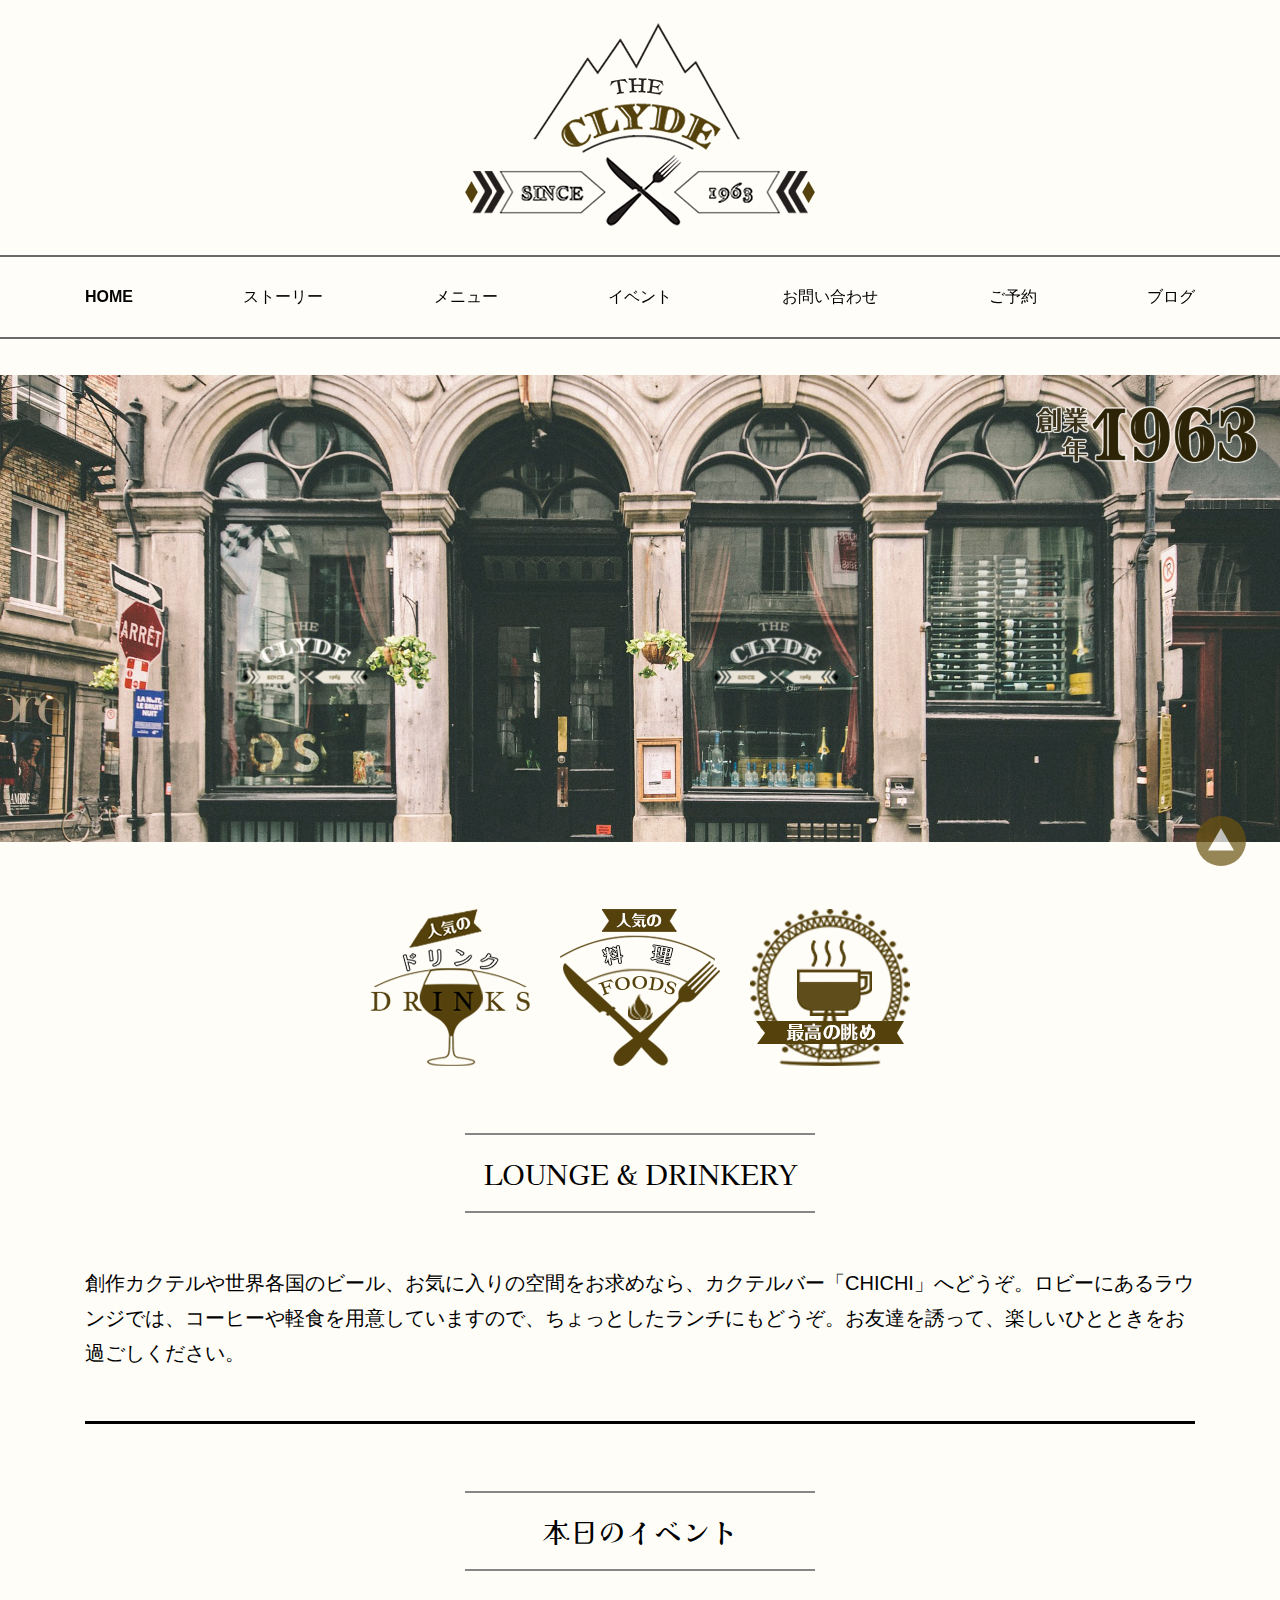
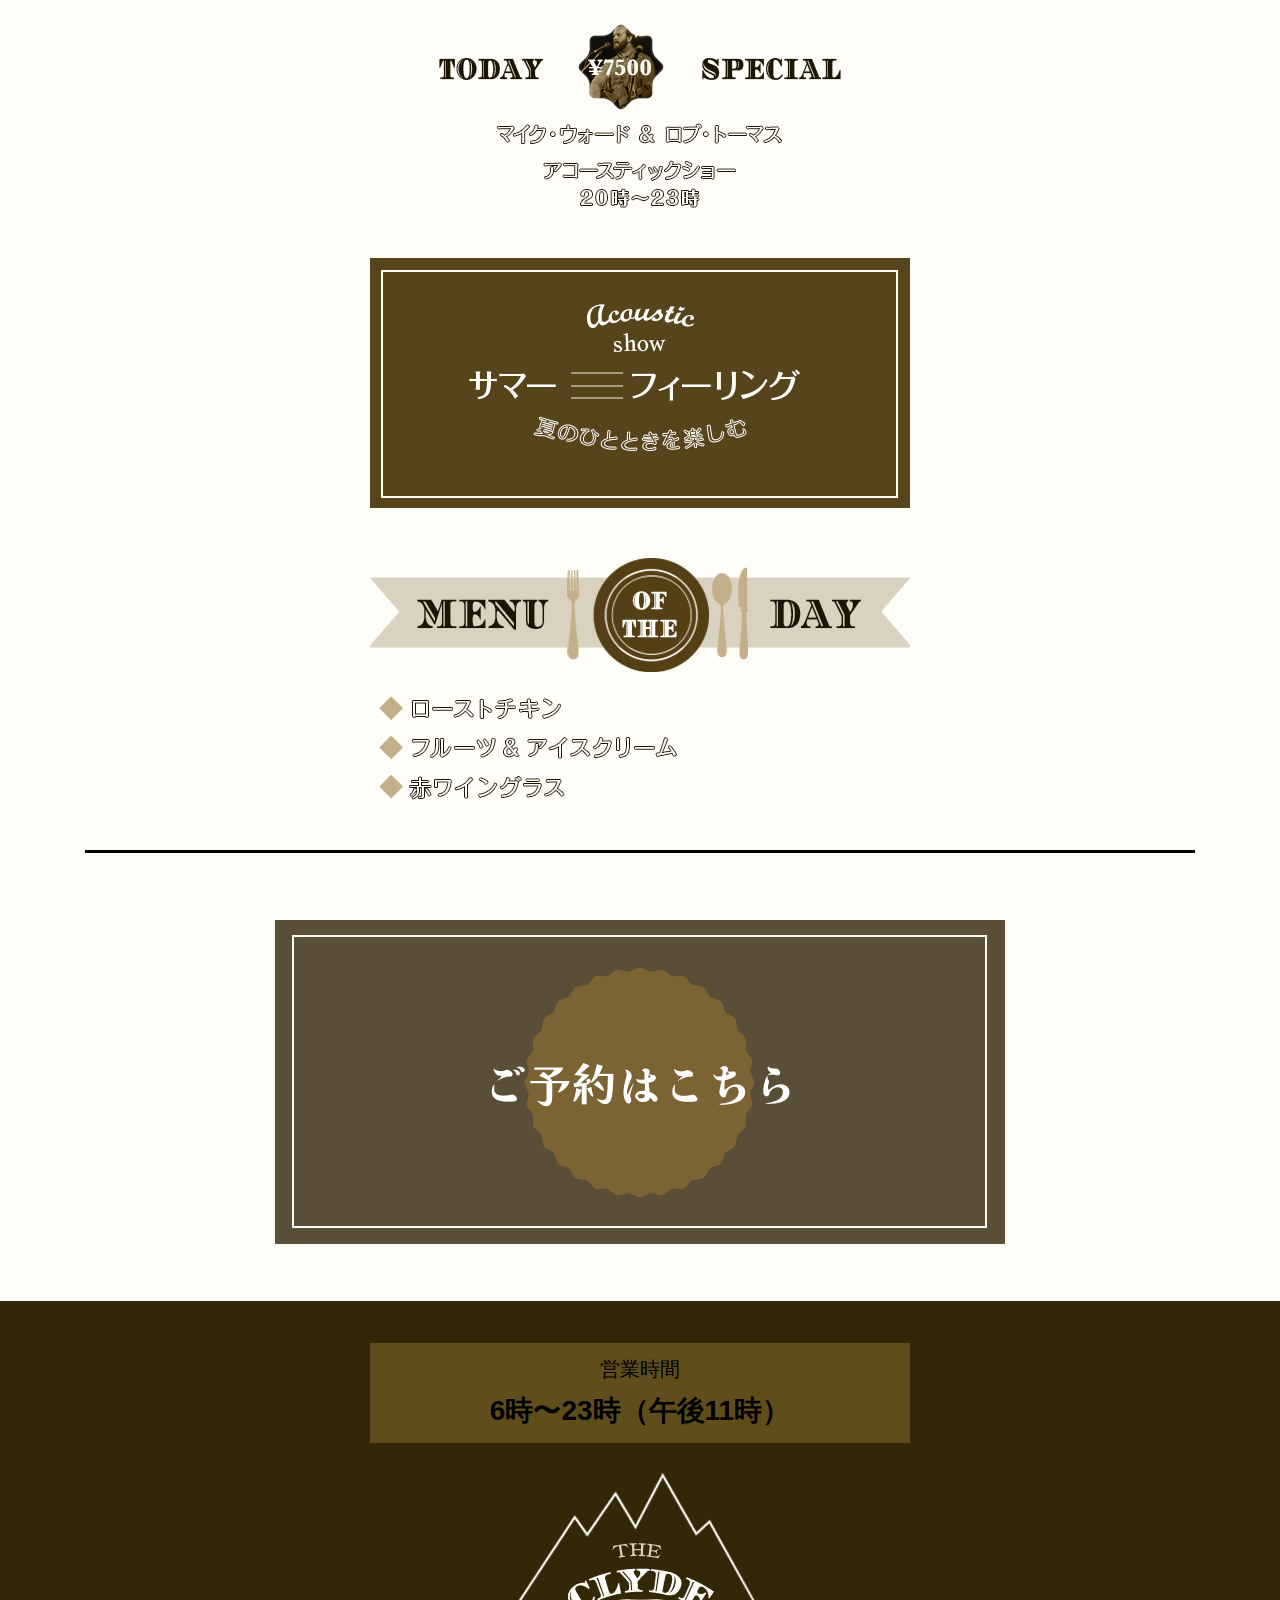
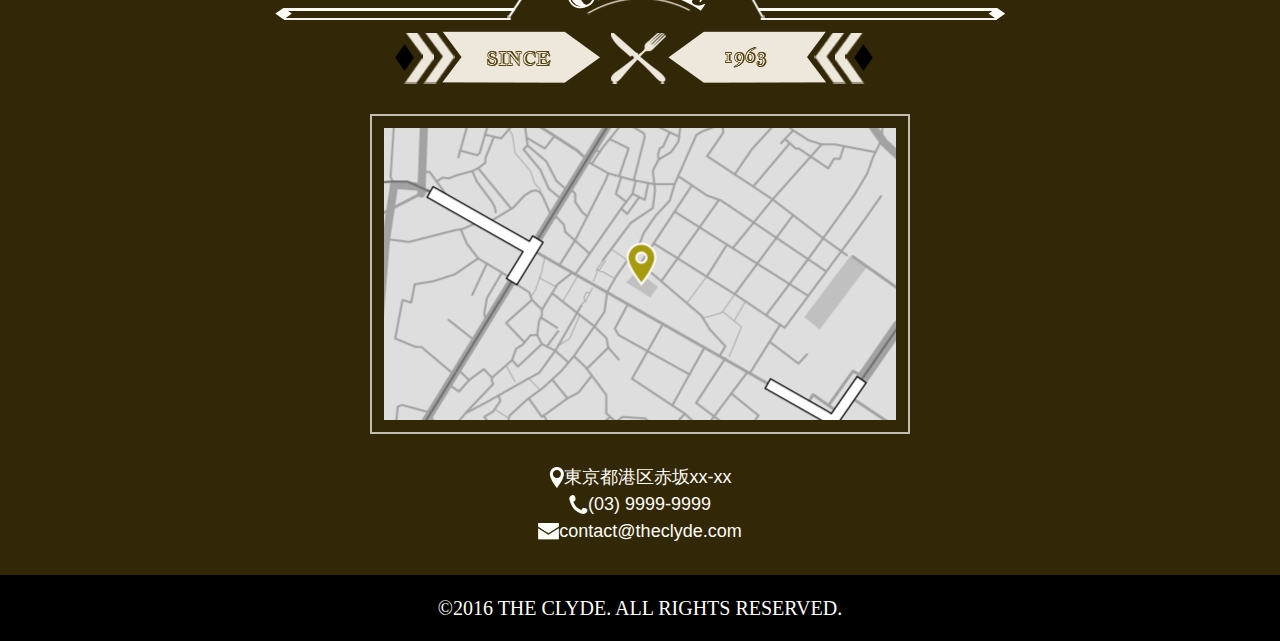
<file: index.html>
<!DOCTYPE html>
<html lang="ja">
<head>
  <meta charset="UTF-8">
  <meta name="viewport" content="width=device-width,initial-scale=1.0">
  <title>THE CLYDE</title>
  <link rel="icon" href="favicon.png" type="image/png">
  <link rel="apple-touch-icon" href="favicon.png">
  <link rel="stylesheet" href="css/reset.css">
  <link rel="stylesheet" href="css/index.css">
</head>
<body>
  <header>
    <h1><img src="img/logo.png" alt="THE CLYDE"></h1>
  </header>
  <nav>
    <ul>
      <li class="active"><a href="index.html">HOME</a></li>
      <li><a href="#">ストーリー</a></li>
      <li><a href="menu.html">メニュー</a></li>
      <li><a href="#">イベント</a></li>
      <li><a href="contact.html">お問い合わせ</a></li>
      <li><a href="#">ご予約</a></li>
      <li><a href="#">ブログ</a></li>
    </ul>
  </nav>

  <p class="visual"><img src="img/visual.png" alt="創業1963年"></p>

  <main class="container">

    <section>
      <ul class="gazou3">
        <li><img src="img/drinks.png" alt="人気のドリンク"></li>
        <li><img src="img/foods.png" alt="人気の料理"></li>
        <li><img src="img/views.png" alt="最高の眺め"></li>
      </ul>
      <h2>LOUNGE &amp; DRINKERY</h2>
      <p>創作カクテルや世界各国のビール、お気に入りの空間をお求めなら、カクテルバー「CHICHI」へどうぞ。ロビーにあるラウンジでは、コーヒーや軽食を用意していますので、ちょっとしたランチにもどうぞ。お友達を誘って、楽しいひとときをお過ごしください。</p>
    </section>
    <section>
      <h2>本日のイベント</h2>
      <ul class="ibentgazou">
        <li><img src="img/TodaySpecial.png" alt="Today Special"></li>
        <li><img src="img/SummerFeeling.png" alt="サマーフィーリング"></li>
        <li><img src="img/MenuoftheDay.png" alt="Menu of the Day"></li>
      </ul>
    </section>
    <aside>
      <p><a href="#"><img src="img/reservation.png" alt="ご予約はこちら"></a></p>
    </aside>
  </main>

  <footer>
    <section>
      <h2>営業時間</h2>
      <p>6時〜23時（午後11時）</p>
    </section>
    <p class="logo"><img src="img/FooterLogo.png" alt="THE CLYDE"></p>
    <p><img src="img/map.png" alt="地図"></p>
    <address>
      <img src="img/map_icon.png" alt="">東京都港区赤坂xx-xx<br>
      <img src="img/tel_icon.png" alt="">(03) 9999-9999<br>
      <img src="img/email_icon.png" alt="">contact@theclyde.com
    </address>
    <p class="copy">
      <small>
        &copy;2016 THE CLYDE.
        <span>ALL RIGHTS RESERVED.</span>
      </small>
    </p>
    <p class="pagetop"><a href="#top"><img src="img/top.svg" width="50" height="50" alt="トップページへ"></a></p>
  </footer>
</body>
</html>
</file>
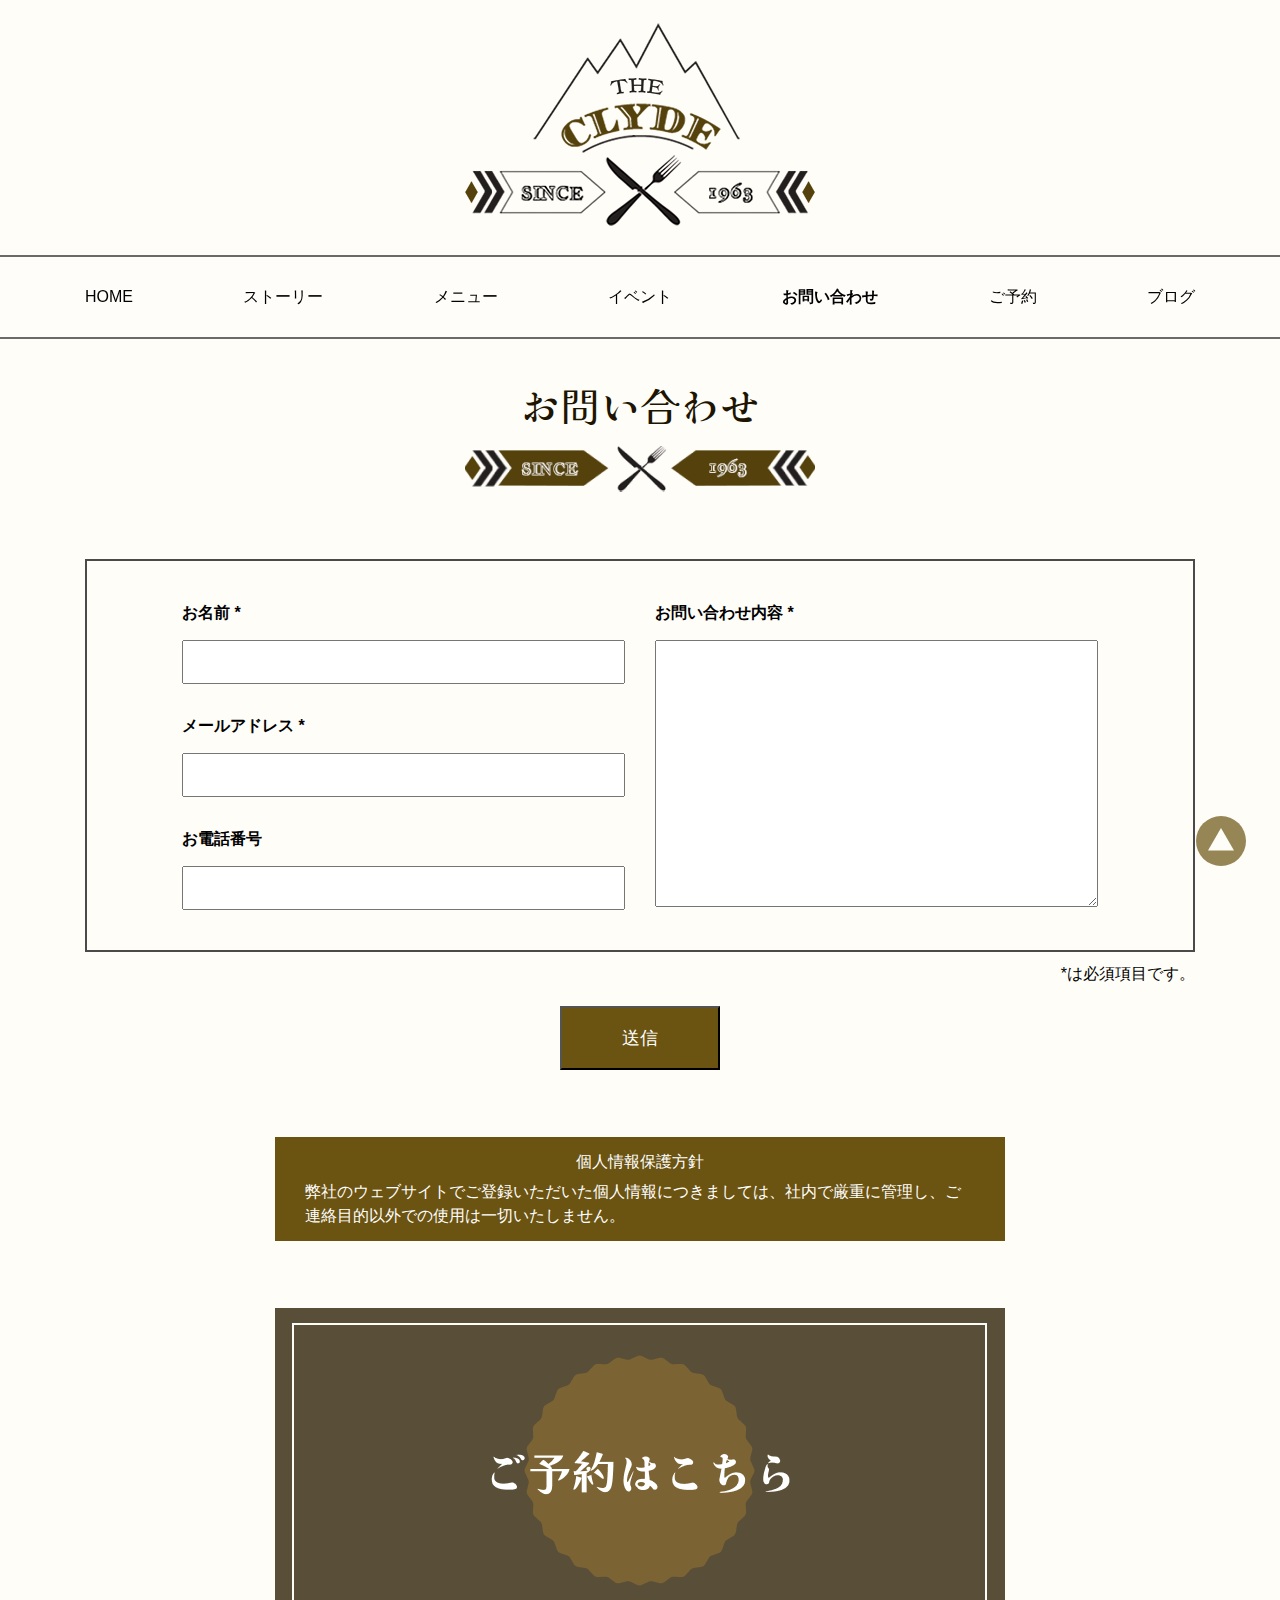
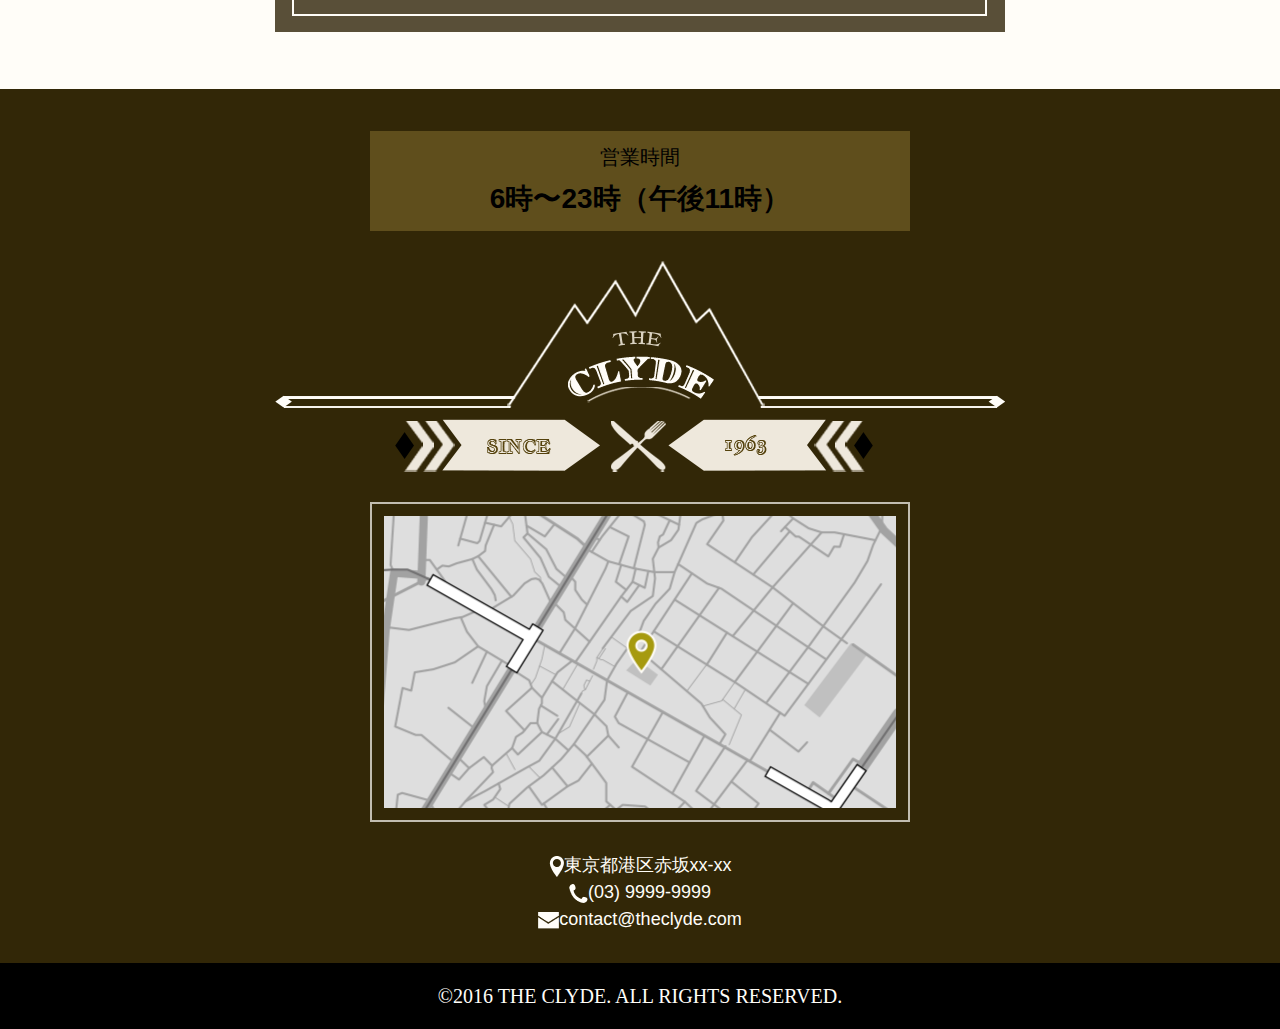
<file: contact.html>
<!DOCTYPE html>
<html lang="ja">
<head>
    <meta charset="UTF-8">
    <meta name="viewport" content="width=device-width,initial-scale=1.0">
    <title>お問い合わせ-THE CLYDE</title>
    <link rel="icon" href="favicon.png" type="image/png">
    <link rel="apple-touch-icon" href="favicon.png">
    <link rel="stylesheet" href="css/reset.css">
    <link rel="stylesheet" href="css/contact.css">
</head>
<body>
    <header>
        <h1><img src="img/logo.png" alt="THE CLYDE"></h1>
    </header>
    <nav>
        <ul>
            <li><a href="index.html">HOME</a></li>
            <li><a href="#">ストーリー</a></li>
            <li><a href="menu.html">メニュー</a></li>
            <li><a href="#">イベント</a></li>
            <li class="active"><a href="contact.html">お問い合わせ</a></li>
            <li><a href="#">ご予約</a></li>
            <li><a href="#">ブログ</a></li>
        </ul>
    </nav>

    <main class="container">
        <article>
            <h1>お問い合わせ</h1>

            <form action="#" method="post">
                <div class="flex">
                    <div>
                        <fieldset>
                            <legend>お名前 *</legend>
                            <p><input type="text" required></p>
                        </fieldset>
                        <fieldset>
                            <legend>メールアドレス *</legend>
                            <p><input type="email" required></p>
                        </fieldset>
                        <fieldset>
                            <legend>お電話番号</legend>
                            <p><input type="tel"></p>
                        </fieldset>
                    </div>

                    <fieldset class="right">
                        <legend>お問い合わせ内容 *</legend>
                        <p><textarea></textarea></p>
                    </fieldset>
                </div>
                <p class="hissu">*は必須項目です。</p>
                <p><button>送信</button></p>
            </form>
            <aside class="kojin">
                <h2>個人情報保護方針</h2>
                <p>弊社のウェブサイトでご登録いただいた個人情報につきましては、社内で厳重に管理し、ご連絡目的以外での使用は一切いたしません。</p>
            </aside>

        </article>

        <aside>
            <p><a href="#"><img src="img/reservation.png" alt="ご予約はこちら"></a></p>
        </aside>
    </main>

    <footer>
        <section>
            <h2>営業時間</h2>
            <p>6時〜23時（午後11時）</p>
        </section>
        <p class="logo"><img src="img/FooterLogo.png" alt="THE CLYDE"></p>
        <p><img src="img/map.png" alt="地図"></p>
        <address>
            <img src="img/map_icon.png" alt="">東京都港区赤坂xx-xx<br>
            <img src="img/tel_icon.png" alt="">(03) 9999-9999<br>
            <img src="img/email_icon.png" alt="">contact@theclyde.com
        </address>
        <p class="copy">
            <small>
                &copy;2016 THE CLYDE.
                <span>ALL RIGHTS RESERVED.</span>
            </small>
        </p>

        <p class="pagetop"><a href="#top"><img src="img/top.svg" width="50" height="50" alt="トップページへ"></a></p>
    </footer>
</body>
</html>
</file>
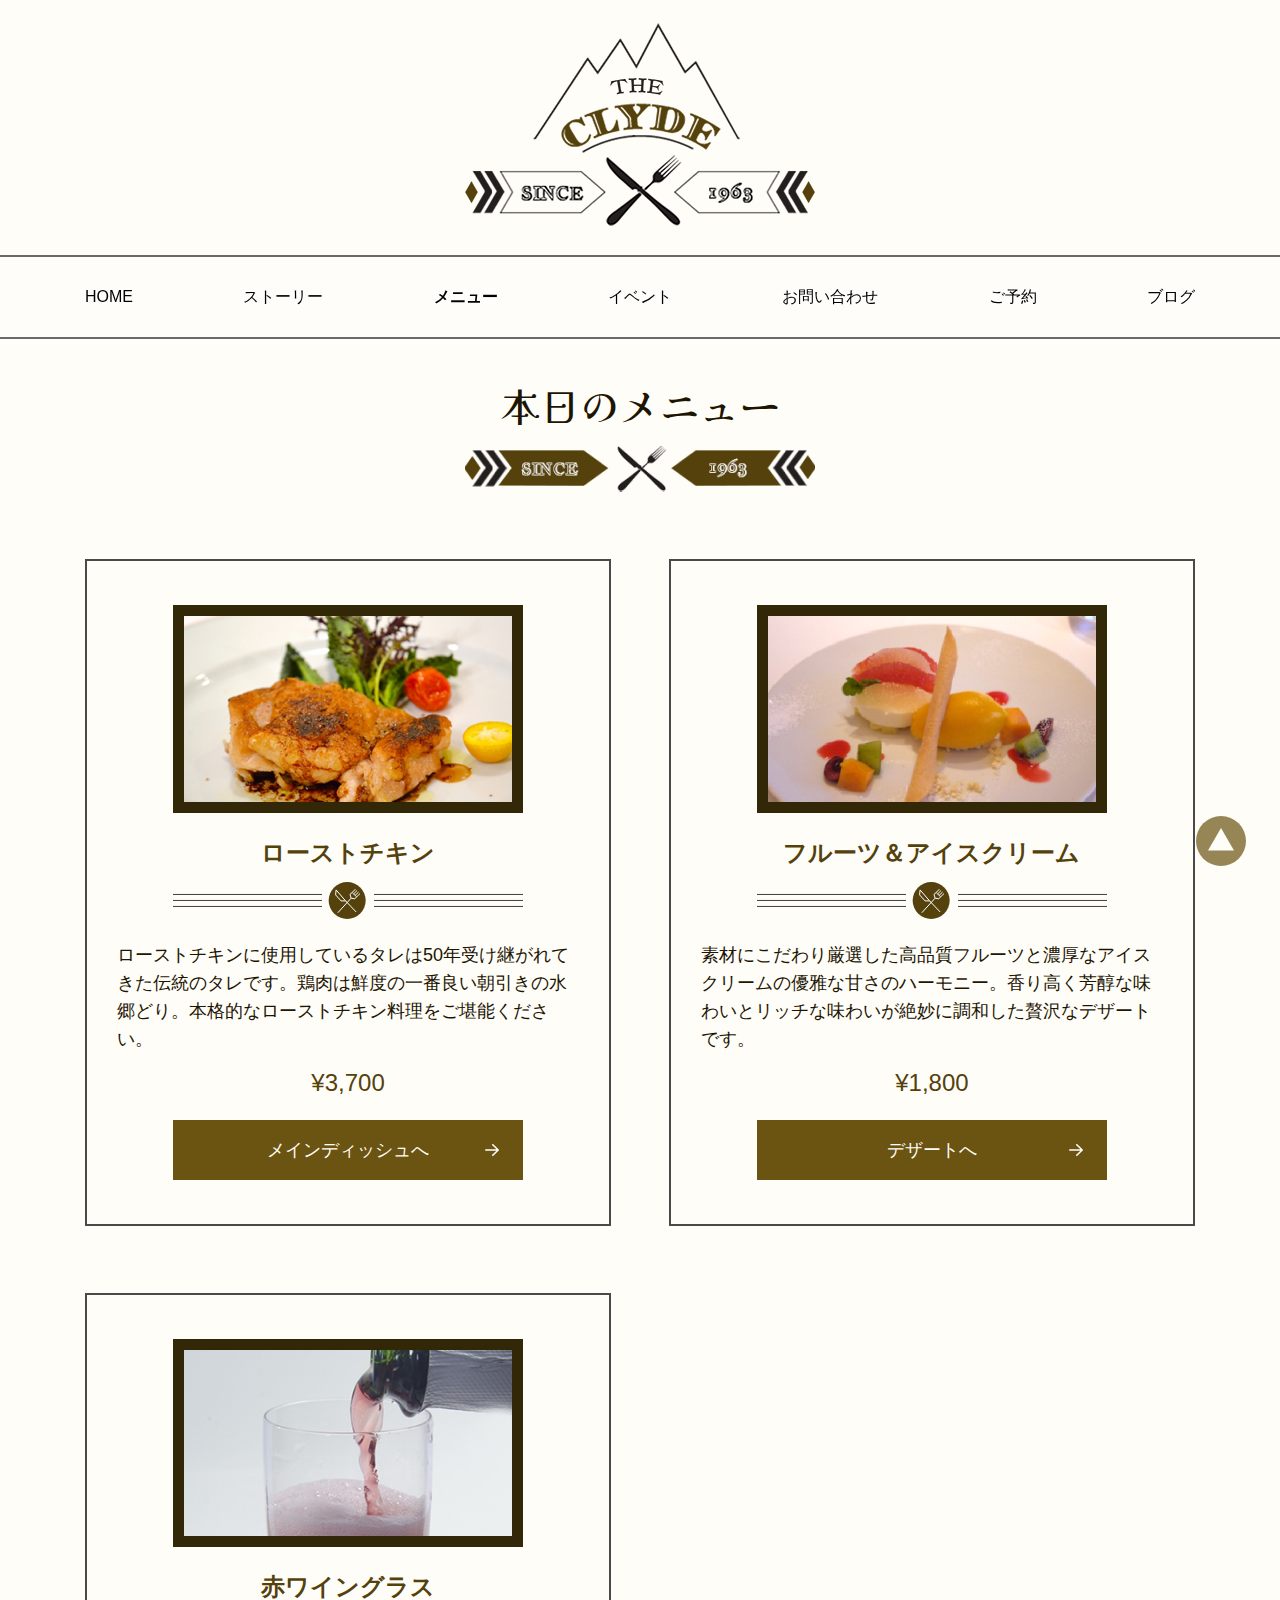
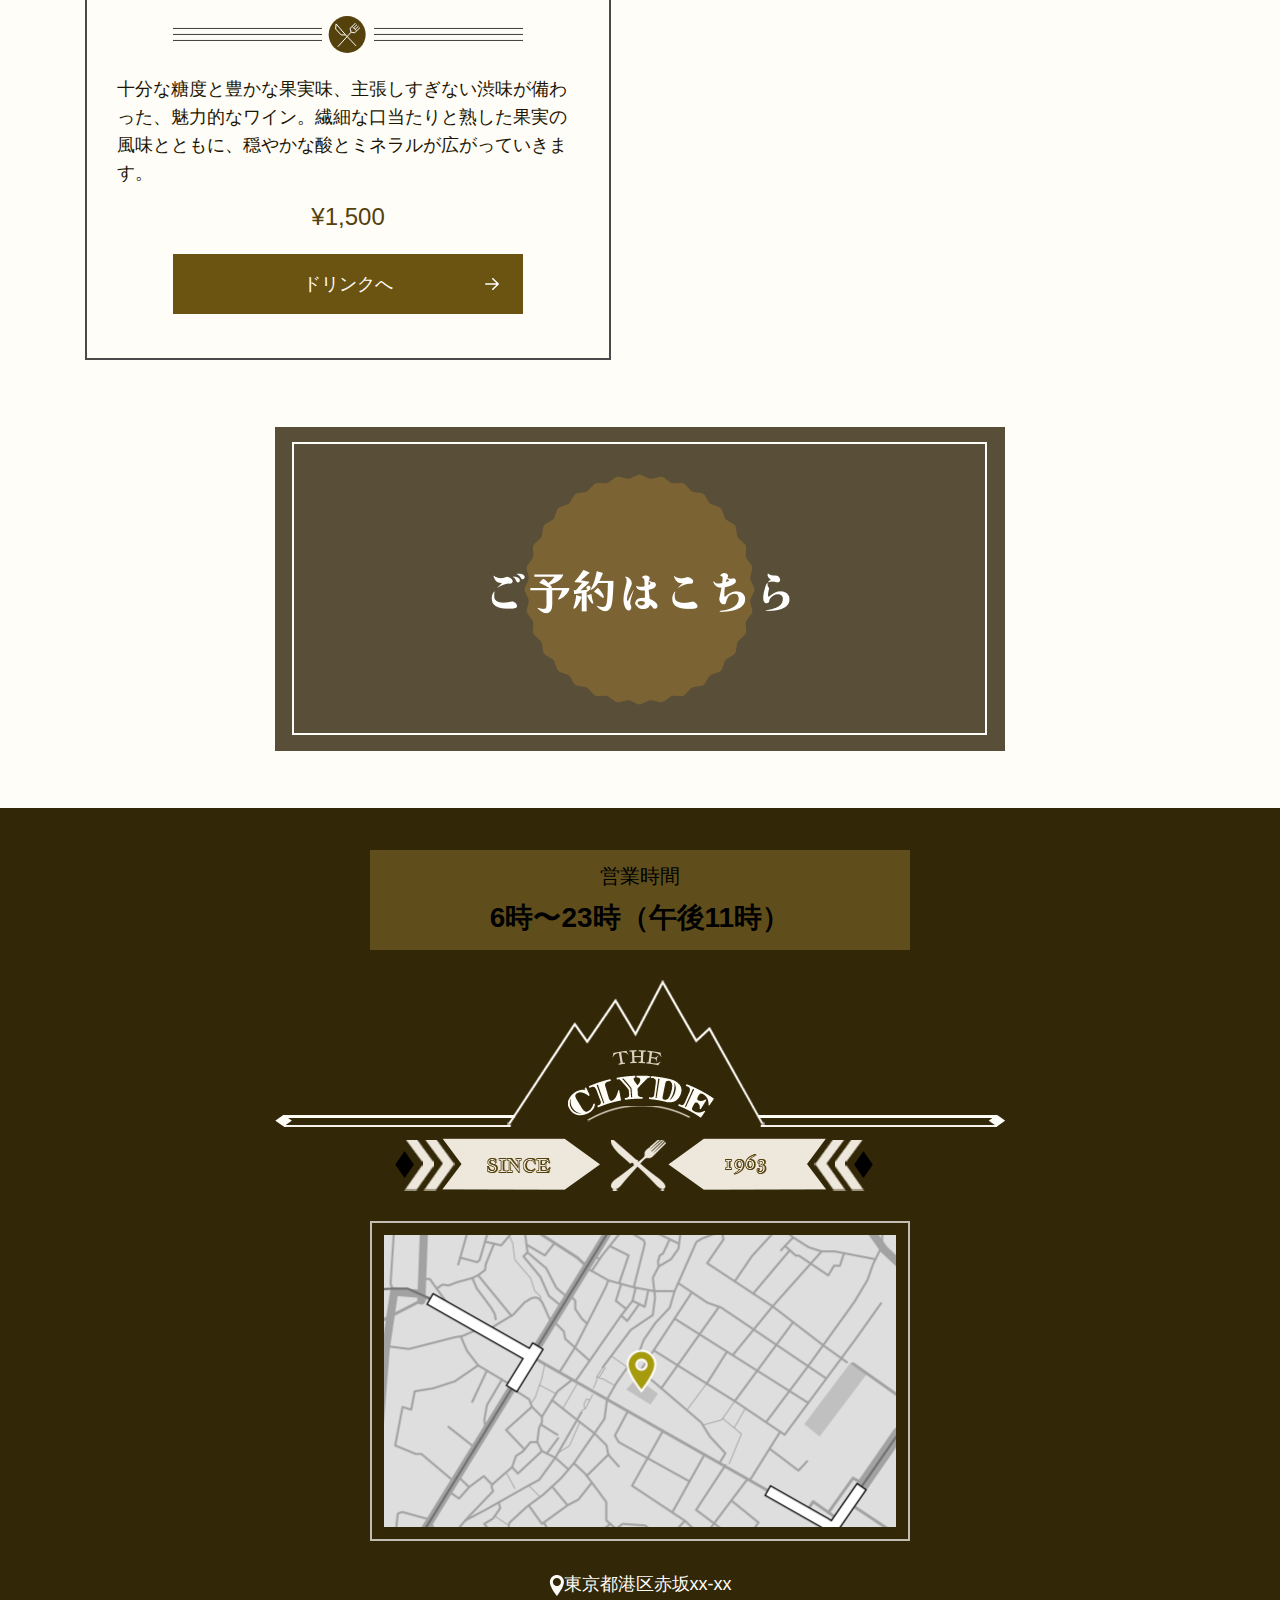
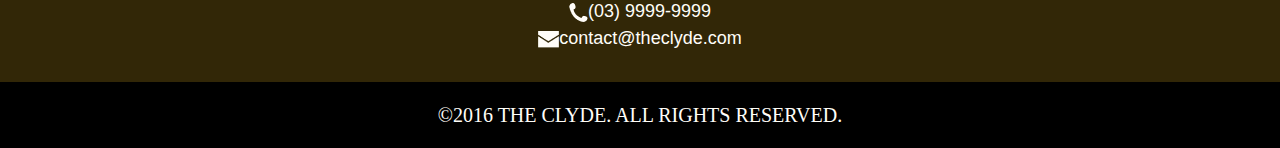
<file: menu.html>
<!DOCTYPE html>
<html lang="ja">
<head>
    <meta charset="UTF-8">
    <meta name="viewport" content="width=device-width,initial-scale=1.0">
    <title>お問い合わせ-THE CLYDE</title>
    <link rel="icon" href="favicon.png" type="image/png">
    <link rel="apple-touch-icon" href="favicon.png">
    <link rel="stylesheet" href="css/reset.css">
    <link rel="stylesheet" href="css/menu.css">
</head>
<body>
    <header>
        <h1><img src="img/logo.png" alt="THE CLYDE"></h1>
    </header>
    <nav>
        <ul>
            <li><a href="index.html">HOME</a></li>
            <li><a href="#">ストーリー</a></li>
            <li class="active"><a href="menu.html">メニュー</a></li>
            <li><a href="#">イベント</a></li>
            <li><a href="contact.html">お問い合わせ</a></li>
            <li><a href="#">ご予約</a></li>
            <li><a href="#">ブログ</a></li>
        </ul>
    </nav>

    <main class="container">
        <article>
            <h1> 本日のメニュー</h1>

            <div class="flex">
                <section>
                    <p><img src="img/chikin.jpg" alt=""></p>
                    <h2> ローストチキン</h2>

                    <p class="setumei"> ローストチキンに使用しているタレは50年受け継がれてきた伝統のタレです。鶏肉は鮮度の一番良い朝引きの水郷どり。本格的なローストチキン料理をご堪能ください。</p>
                    <p class="yen"> &yen;3,700</p>
                    <p class="botan"><a href="#">メインディッシュへ </a></p>
                </section>

                <section>
                    <p><img src="img/furutu.jpg" alt=""></p>
                    <h2>フルーツ＆アイスクリーム</h2>

                    <p class="setumei">素材にこだわり厳選した高品質フルーツと濃厚なアイスクリームの優雅な甘さのハーモニー。香り高く芳醇な味わいとリッチな味わいが絶妙に調和した贅沢なデザートです。</p>
                    <p class="yen">&yen;1,800</p>
                    <p class="botan"><a href="#">デザートへ</a></p>
                </section>

                <section>
                    <p><img src="img/wain.jpg" alt=""></p>
                    <h2>赤ワイングラス</h2>

                    <p class="setumei">十分な糖度と豊かな果実味、主張しすぎない渋味が備わった、魅力的なワイン。繊細な口当たりと熟した果実の風味とともに、穏やかな酸とミネラルが広がっていきます。</p>
                    <p class="yen">&yen;1,500</p>
                    <p class="botan"><a href="#">ドリンクへ</a></p>
                </section>
            </div>
        </article>
        <aside>
            <p><a href="#"><img src="img/reservation.png" alt="ご予約はこちら"></a></p>
        </aside>
    </main>

    <footer>
        <section>
            <h2>営業時間</h2>
            <p>6時〜23時（午後11時）</p>
        </section>
        <p class="logo"><img src="img/FooterLogo.png" alt="THE CLYDE"></p>
        <p><img src="img/map.png" alt="地図"></p>
        <address>
            <img src="img/map_icon.png" alt="">東京都港区赤坂xx-xx<br>
            <img src="img/tel_icon.png" alt="">(03) 9999-9999<br>
            <img src="img/email_icon.png" alt="">contact@theclyde.com
        </address>
        <p class="copy">
            <small>
                &copy;2016 THE CLYDE.
                <span>ALL RIGHTS RESERVED.</span>
            </small>
        </p>

        <p class="pagetop"><a href="#top"><img src="img/top.svg" width="50" height="50" alt="トップページへ"></a></p>
    </footer>
</body>
</html>
</file>
<file: css/index.css>
@import url(common.css);

p.visual {
  padding-bottom: 67px;
}
main section {
  margin-bottom: 67px;
  border-bottom: 3px solid #000;
}

main section ul.gazou3 {
  padding-bottom: 67px;
}

main section ul.gazou3 {
  display: flex;
  justify-content: center;
  gap: 30px;
}

main section h2 {
  font-family: "Kaisei Tokumin", serif;
  width: 350px;
  margin-left: auto;
  margin-right: auto;
  font-size: 28px;
  margin-bottom: 53px;

  border-top: 2px solid #868686;
  border-bottom: 2px solid #868686;
  padding-top: 17px;
  padding-bottom: 17px;
}
main section p {
  font-size: 20px;
  text-align: left;
  line-height: 35px;
  padding-bottom: 50px;
}

main section ul.ibentgazou li {
  padding-bottom: 50px;
}

/* レスポンシブ */
@media (max-width: 767px) {
  p.visual img {
    height: 300px;
    object-fit: cover;
    object-position: right;
  }
}
</file>
<file: css/contact.css>
@import url(common.css);

main article h1 {
  /* background-color: aqua; */
  font-family: "Kaisei Tokumin", serif;
  color: #1d1502;
  font-size: 40px;

  background-image: url(../img/since1.png);
  background-repeat: no-repeat;
  background-position: bottom;
  padding-bottom: 57px;
  margin-bottom: 67px;
}
main article div.flex {
  display: flex;
  gap: 30px;
  padding: 40px 95px 10px 95px;

  font-size: 16px;
  font-weight: bold;
  text-align: left;
  border: 2px solid #4a4a4a;
}

main article div.flex div {
  flex: 1;
}
main article div.flex fieldset.right {
  flex: 1;
}

main input,
main textarea {
  width: 100%;
  padding: 8px;
  margin-top: 15px;
  margin-bottom: 30px;
}
main textarea {
  height: 267px;
  resize: vertical;
}

main form p.hissu {
  text-align: right;
  padding-top: 10px;
}
main form p button {
  width: 160px;
  background-color: #6b5311;
  padding: 16.5px 0px;
  margin-top: 20px;
  margin-bottom: 67px;
  font-size: 18px;
  color: #fff;

  cursor: pointer;
}

main aside.kojin {
  background-color: #6b5311;
  max-width: 730px;
  margin-left: auto;
  margin-right: auto;
  padding: 13px 30px;
  font-size: 16px;
  color: #fff;
  margin-bottom: 67px;
}
main aside.kojin h2 {
  padding-bottom: 6px;
}
main aside.kojin p {
  text-align: left;
}

/* タブレットの書式 */
@media (max-width: 991px) {
  main article div.flex {
    padding-left: 50px;
    padding-right: 50px;
  }
}

/* スマホ縦の書式 */
@media (max-width: 767px) {
  /* ブロック表示 */

  main article div.flex {
    display: block;
    padding: 30px 30px 0px;
  }
}
</file>
<file: css/menu.css>
@import url(common.css);

main div.flex {
  display: flex;
  flex-wrap: wrap;
  justify-content: space-between;
}

/* セクションの書式 */
main article section {
  border: 2px solid #4a4a4a;

  padding-top: 44px;
  padding-bottom: 44px;
  margin-bottom: 67px;

  flex-basis: 47.4%;
}

/* セクションの見出し共通 */
main article section h2 {
  /* background-color: #4a4a4a; */

  color: #54410c;
  font-size: 24px;
  font-weight: bold;

  background-image: url(../img/line.svg);
  background-repeat: no-repeat;
  background-position: bottom;
  padding-bottom: 48px;
  margin-bottom: 22px;
  padding-top: 22px;
}

/* セクションのsetumei共通 */
main article section .setumei {
  color: #1d1502;
  font-size: 18px;
  line-height: 28px;
  text-align: left;
  margin-bottom: 12px;
  padding-left: 30px;
  padding-right: 30px;
}

/* セクションのyenで共通 */
main article section .yen {
  color: #54410c;
  font-size: 24px;
  margin-bottom: 19px;
}

/* ボタン共通 */
main article section .botan a {
  background: #6b5311;
  max-width: 350px;
  margin: 0 auto;

  color: #fffdf8;
  font-size: 18px;

  padding: 16.5px 0;

  display: block;
  background-image: url(../img/right.svg);
  background-repeat: no-repeat;
  background-size: 14px;
  background-position: right 24px center;
}

main article section .botan a:hover {
  opacity: 0.7;
}

/* レスポンシブ */
@media (max-width: 991px) {
  main div.flex {
    display: block;
  }
}
</file>
